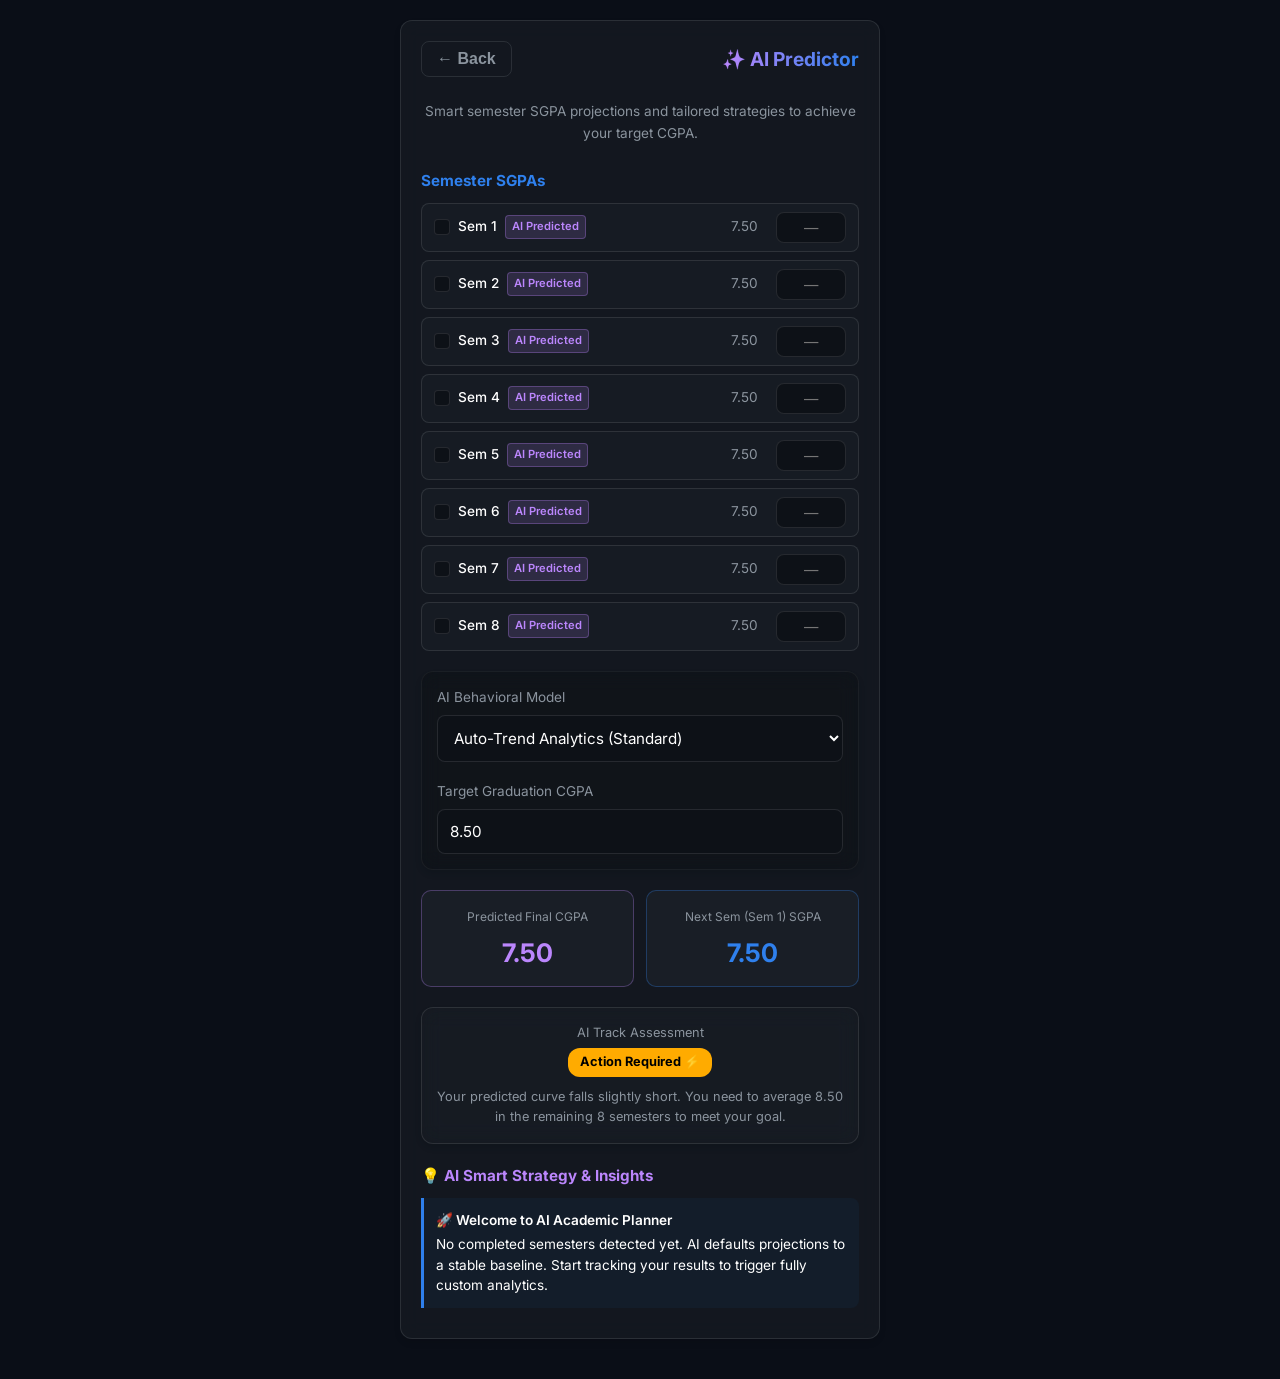
<file: ai-predictor.html>
<!DOCTYPE html>
<html lang="en">

<head>
    <meta charset="UTF-8">
    <meta name="viewport" content="width=device-width, initial-scale=1.0">
    <title>AI SGPA/CGPA Predictor | EduGradeX</title>
    <link rel="icon" type="image/jpeg" href="favicon.jpg">
    <link rel="stylesheet" href="style.css">
    <link href="https://fonts.googleapis.com/css2?family=Inter:wght@400;500;600;700&display=swap" rel="stylesheet">
    <style>
        .input-group {
            margin-bottom: 1.2rem;
        }

        .input-group label {
            display: block;
            margin-bottom: 0.4rem;
            color: var(--text-muted);
            font-size: 0.85rem;
        }

        .sem-row {
            display: flex;
            align-items: center;
            justify-content: space-between;
            padding: 8px 12px;
            background: rgba(255, 255, 255, 0.02);
            border: 1px solid var(--glass-border);
            border-radius: 8px;
            margin-bottom: 8px;
            transition: all 0.2s;
        }

        .sem-row:hover {
            background: rgba(255, 255, 255, 0.04);
            border-color: rgba(47, 128, 237, 0.4);
        }

        .sem-label {
            font-size: 0.9rem;
            font-weight: 500;
            display: flex;
            align-items: center;
            gap: 8px;
        }

        .sem-input-wrapper {
            display: flex;
            align-items: center;
            gap: 10px;
            width: 140px;
            justify-content: flex-end;
        }

        .sem-input {
            width: 70px !important;
            padding: 6px 8px !important;
            font-size: 0.9rem !important;
            text-align: center;
        }

        .checkbox-container {
            display: flex;
            align-items: center;
            cursor: pointer;
            font-size: 0.85rem;
            color: var(--text-main);
            user-select: none;
        }

        .checkbox-container input {
            display: none;
        }

        .checkmark {
            width: 16px;
            height: 16px;
            border: 1px solid var(--glass-border);
            border-radius: 4px;
            margin-right: 8px;
            display: inline-block;
            position: relative;
            background: #0d1117;
        }

        .checkbox-container input:checked + .checkmark {
            background-color: var(--primary-color);
            border-color: var(--primary-color);
        }

        .checkbox-container input:checked + .checkmark:after {
            content: "";
            position: absolute;
            display: block;
            left: 5px;
            top: 2px;
            width: 4px;
            height: 8px;
            border: solid white;
            border-width: 0 2px 2px 0;
            transform: rotate(45deg);
        }

        .predicted-badge {
            background: rgba(187, 134, 252, 0.15);
            color: var(--accent-purple);
            border: 1px solid rgba(187, 134, 252, 0.3);
            padding: 2px 6px;
            border-radius: 4px;
            font-size: 0.7rem;
            font-weight: 600;
        }

        .completed-badge {
            background: rgba(0, 200, 83, 0.15);
            color: var(--accent-green);
            border: 1px solid rgba(0, 200, 83, 0.3);
            padding: 2px 6px;
            border-radius: 4px;
            font-size: 0.7rem;
            font-weight: 600;
        }

        .dashboard-grid {
            display: grid;
            grid-template-columns: 1fr 1fr;
            gap: 12px;
            margin-bottom: 20px;
        }

        .dash-card {
            background: rgba(255, 255, 255, 0.03);
            border: 1px solid var(--glass-border);
            border-radius: 10px;
            padding: 12px;
            text-align: center;
        }

        .dash-val {
            font-size: 1.6rem;
            font-weight: 700;
            margin-top: 4px;
        }

        .tip-box {
            background: rgba(47, 128, 237, 0.05);
            border-left: 3px solid var(--primary-color);
            padding: 12px;
            border-radius: 0 8px 8px 0;
            margin-bottom: 10px;
            font-size: 0.85rem;
            line-height: 1.5;
        }

        .tip-title {
            font-weight: 600;
            color: var(--text-main);
            margin-bottom: 4px;
            display: flex;
            align-items: center;
            gap: 6px;
        }
    </style>
</head>

<body>
    <div class="container">
        <div class="card">
            <div style="display: flex; justify-content: space-between; align-items: center; margin-bottom: 1.5rem;">
                <button class="btn btn-secondary" onclick="window.location.href='index.html'" style="padding: 8px 15px; width: auto;">← Back</button>
                <h1 style="font-size: 1.2rem; color: var(--primary-color); margin: 0; background: linear-gradient(90deg, #bb86fc, #2f80ed); -webkit-background-clip: text; background-clip: text; -webkit-text-fill-color: transparent;">✨ AI Predictor</h1>
            </div>

            <p style="color: var(--text-muted); font-size: 0.85rem; margin-bottom: 1.5rem; text-align: center;">
                Smart semester SGPA projections and tailored strategies to achieve your target CGPA.
            </p>

            <!-- Semester Inputs List -->
            <h3 style="font-size: 0.95rem; color: var(--primary-color); margin-bottom: 10px;">Semester SGPAs</h3>
            <div id="semesters-container" style="margin-bottom: 20px;">
                <!-- JavaScript will inject 8 rows here -->
            </div>

            <!-- AI Settings -->
            <div class="card" style="background: rgba(0,0,0,0.2); padding: 15px; margin-bottom: 20px; border-color: rgba(255,255,255,0.05);">
                <div class="input-group">
                    <label for="ai-profile">AI Behavioral Model</label>
                    <select id="ai-profile" onchange="runAiPrediction()">
                        <option value="trend">Auto-Trend Analytics (Standard)</option>
                        <option value="steady">Steady Consistency (Maintain Average)</option>
                        <option value="boost">Ambitious Acceleration (+0.4 Boost)</option>
                    </select>
                </div>

                <div class="input-group" style="margin-bottom: 0;">
                    <label for="target-cgpa">Target Graduation CGPA</label>
                    <input type="number" id="target-cgpa" step="0.01" min="0" max="10" placeholder="e.g. 9.00" value="8.50" oninput="runAiPrediction()">
                </div>
            </div>

            <!-- AI Output Dashboard -->
            <div class="dashboard-grid">
                <div class="dash-card" style="border-color: rgba(187, 134, 252, 0.3);">
                    <span style="font-size: 0.75rem; color: var(--text-muted);">Predicted Final CGPA</span>
                    <div id="predicted-cgpa-display" class="dash-val" style="color: var(--accent-purple);">0.00</div>
                </div>
                <div id="next-sem-card" class="dash-card" style="border-color: rgba(47, 128, 237, 0.3);">
                    <span style="font-size: 0.75rem; color: var(--text-muted);">Next Sem (Sem <span id="next-sem-num">-</span>) SGPA</span>
                    <div id="next-sem-sgpa-display" class="dash-val" style="color: var(--primary-color);">0.00</div>
                </div>
            </div>

            <div id="target-analysis-wrapper" class="card" style="display: none; padding: 15px; text-align: center; margin-bottom: 20px; background: rgba(255,255,255,0.01);">
                <span style="font-size: 0.8rem; color: var(--text-muted); display: block; margin-bottom: 5px;">AI Track Assessment</span>
                <span id="status-badge" style="padding: 4px 12px; border-radius: 12px; font-size: 0.8rem; font-weight: bold; display: inline-block;">On Track</span>
                <p id="required-gpa-analysis" style="font-size: 0.8rem; color: var(--text-muted); margin-top: 10px;"></p>
            </div>

            <!-- AI Tips & Recommendations -->
            <h3 style="font-size: 0.95rem; color: var(--accent-purple); margin-bottom: 10px; display: flex; align-items: center; gap: 6px;">
                💡 AI Smart Strategy & Insights
            </h3>
            <div id="ai-tips-container">
                <!-- Dynamically generated tips -->
            </div>

        </div>
    </div>

    <script>
        window.onload = () => {
            renderSemesterRows();
            loadUserData();
            runAiPrediction();
        };

        function renderSemesterRows() {
            const container = document.getElementById('semesters-container');
            container.innerHTML = '';
            
            for (let i = 1; i <= 8; i++) {
                const row = document.createElement('div');
                row.className = 'sem-row';
                row.innerHTML = `
                    <div class="sem-label">
                        <label class="checkbox-container">
                            <input type="checkbox" id="sem-${i}-completed" onchange="toggleSemCompleted(${i})">
                            <span class="checkmark"></span>
                            Sem ${i}
                        </label>
                        <span id="sem-${i}-status-badge" class="predicted-badge">AI Predicted</span>
                    </div>
                    <div class="sem-input-wrapper">
                        <span id="sem-${i}-predicted-wrapper" style="font-size: 0.85rem; color: var(--text-muted); display: none; margin-right: 8px;">
                            <span id="sem-${i}-predicted-val">0.00</span>
                        </span>
                        <input type="number" id="sem-${i}" class="sem-input" step="0.01" min="0" max="10" placeholder="—" oninput="runAiPrediction()">
                    </div>
                `;
                container.appendChild(row);
            }
        }

        function toggleSemCompleted(semNum) {
            const isChecked = document.getElementById(`sem-${semNum}-completed`).checked;
            const badge = document.getElementById(`sem-${semNum}-status-badge`);
            const input = document.getElementById(`sem-${semNum}`);
            
            if (isChecked) {
                badge.textContent = 'Completed';
                badge.className = 'completed-badge';
                if (!input.value) input.value = "8.00";
            } else {
                badge.textContent = 'AI Predicted';
                badge.className = 'predicted-badge';
            }
            runAiPrediction();
        }

        function loadUserData() {
            const userSession = sessionStorage.getItem('res_user');
            const currentUser = userSession ? JSON.parse(userSession).rollNo : null;
            
            const history = JSON.parse(localStorage.getItem('gpa_history') || '[]');
            
            // Filter by current logged-in user if available
            const userHistory = history.filter(item => {
                if (!item.rollNo || !currentUser) return true;
                return item.rollNo === currentUser;
            });

            // Map history items to corresponding semester inputs
            userHistory.forEach(item => {
                const semNum = parseInt(item.sem);
                if (semNum >= 1 && semNum <= 8 && item.result) {
                    const input = document.getElementById(`sem-${semNum}`);
                    const checkbox = document.getElementById(`sem-${semNum}-completed`);
                    const badge = document.getElementById(`sem-${semNum}-status-badge`);
                    
                    if (input && checkbox && badge) {
                        input.value = parseFloat(item.result).toFixed(2);
                        checkbox.checked = true;
                        badge.textContent = 'Completed';
                        badge.className = 'completed-badge';
                    }
                }
            });
        }

        function runAiPrediction() {
            const sgpas = [];
            const isCompleted = [];
            
            for (let i = 1; i <= 8; i++) {
                const val = parseFloat(document.getElementById(`sem-${i}`).value);
                const isCompCheckbox = document.getElementById(`sem-${i}-completed`).checked;
                
                if (isCompCheckbox && !isNaN(val)) {
                    sgpas[i] = val;
                    isCompleted[i] = true;
                } else {
                    sgpas[i] = null;
                    isCompleted[i] = false;
                }
            }
            
            const completedSems = [];
            for (let i = 1; i <= 8; i++) {
                if (isCompleted[i] && sgpas[i] !== null) {
                    completedSems.push({ sem: i, sgpa: sgpas[i] });
                }
            }
            
            const profile = document.getElementById('ai-profile').value;
            const targetCgpa = parseFloat(document.getElementById('target-cgpa').value) || 0.0;
            
            let baseSgpa = 7.5;
            let trend = 0.0;
            
            if (completedSems.length > 0) {
                const sum = completedSems.reduce((s, item) => s + item.sgpa, 0);
                baseSgpa = sum / completedSems.length;
                
                if (completedSems.length > 1) {
                    completedSems.sort((a, b) => a.sem - b.sem);
                    const last = completedSems[completedSems.length - 1];
                    const prev = completedSems[completedSems.length - 2];
                    trend = (last.sgpa - prev.sgpa) * 0.4;
                    if (trend > 0.25) trend = 0.25;
                    if (trend < -0.25) trend = -0.25;
                }
            }
            
            const predictions = [...sgpas];
            let firstPredictedSem = null;
            
            for (let i = 1; i <= 8; i++) {
                if (!isCompleted[i]) {
                    if (firstPredictedSem === null) firstPredictedSem = i;
                    
                    let predictedVal = baseSgpa;
                    if (profile === 'trend') {
                        let lastSemNum = completedSems.length > 0 ? completedSems[completedSems.length - 1].sem : i - 1;
                        predictedVal = baseSgpa + trend * (i - lastSemNum);
                    } else if (profile === 'boost') {
                        predictedVal = baseSgpa + 0.40 + (trend > 0 ? trend * 0.2 : 0);
                    } else if (profile === 'steady') {
                        predictedVal = baseSgpa;
                    }
                    
                    predictedVal = Math.max(0, Math.min(10, predictedVal));
                    predictions[i] = parseFloat(predictedVal.toFixed(2));
                    
                    document.getElementById(`sem-${i}-predicted-val`).textContent = predictions[i].toFixed(2);
                    document.getElementById(`sem-${i}-predicted-wrapper`).style.display = 'inline-block';
                } else {
                    document.getElementById(`sem-${i}-predicted-wrapper`).style.display = 'none';
                }
            }
            
            let validCount = 0;
            let predictedTotalSGPA = 0;
            for (let i = 1; i <= 8; i++) {
                if (predictions[i] !== null) {
                    predictedTotalSGPA += predictions[i];
                    validCount++;
                }
            }
            
            const finalPredictedCgpa = validCount > 0 ? (predictedTotalSGPA / validCount) : 0.0;
            document.getElementById('predicted-cgpa-display').textContent = finalPredictedCgpa.toFixed(2);
            
            if (firstPredictedSem !== null) {
                document.getElementById('next-sem-num').textContent = firstPredictedSem;
                document.getElementById('next-sem-sgpa-display').textContent = predictions[firstPredictedSem].toFixed(2);
                document.getElementById('next-sem-card').style.visibility = 'visible';
                document.getElementById('next-sem-card').style.position = 'static';
            } else {
                document.getElementById('next-sem-card').style.visibility = 'hidden';
                document.getElementById('next-sem-card').style.position = 'absolute';
            }
            
            const remainingCount = 8 - completedSems.length;
            let requiredSgpa = 0;
            if (remainingCount > 0 && targetCgpa > 0) {
                const currentSum = completedSems.reduce((s, item) => s + item.sgpa, 0);
                requiredSgpa = (targetCgpa * 8 - currentSum) / remainingCount;
            }
            
            const statusBadge = document.getElementById('status-badge');
            const analysisText = document.getElementById('required-gpa-analysis');
            
            if (targetCgpa > 0) {
                document.getElementById('target-analysis-wrapper').style.display = 'block';
                if (requiredSgpa > 10) {
                    statusBadge.textContent = 'Mathematically Impossible ⚠️';
                    statusBadge.style.backgroundColor = '#ff5252';
                    statusBadge.style.color = '#fff';
                    analysisText.textContent = `Reaching ${targetCgpa.toFixed(2)} requires an average SGPA of ${requiredSgpa.toFixed(2)} in remaining semesters. Consider a more gradual target.`;
                } else if (remainingCount === 0) {
                    if (finalPredictedCgpa >= targetCgpa) {
                        statusBadge.textContent = 'Target Met! 🎉';
                        statusBadge.style.backgroundColor = 'var(--accent-green)';
                        statusBadge.style.color = '#fff';
                        analysisText.textContent = `Excellent job! Your completed curriculum CGPA fulfills your target.`;
                    } else {
                        statusBadge.textContent = 'Target Missed 📉';
                        statusBadge.style.backgroundColor = '#ff5252';
                        statusBadge.style.color = '#fff';
                        analysisText.textContent = `All semesters are completed. Your final score is below the target.`;
                    }
                } else if (finalPredictedCgpa >= targetCgpa) {
                    statusBadge.textContent = 'On Track ✨';
                    statusBadge.style.backgroundColor = 'var(--accent-green)';
                    statusBadge.style.color = '#fff';
                    analysisText.textContent = `Your current AI trajectory puts you ahead! Maintain an average of ${requiredSgpa.toFixed(2)} to secure it.`;
                } else {
                    statusBadge.textContent = 'Action Required ⚡';
                    statusBadge.style.backgroundColor = '#ffab00';
                    statusBadge.style.color = '#000';
                    analysisText.textContent = `Your predicted curve falls slightly short. You need to average ${requiredSgpa.toFixed(2)} in the remaining ${remainingCount} semesters to meet your goal.`;
                }
            } else {
                document.getElementById('target-analysis-wrapper').style.display = 'none';
            }
            
            generateAiTips(finalPredictedCgpa, targetCgpa, requiredSgpa, remainingCount, completedSems.length);
        }

        function generateAiTips(predictedCgpa, targetCgpa, requiredSgpa, remainingCount, completedCount) {
            const container = document.getElementById('ai-tips-container');
            container.innerHTML = '';
            
            if (completedCount === 0) {
                container.innerHTML = `
                    <div class="tip-box" style="border-left-color: var(--primary-color);">
                        <div class="tip-title">🚀 Welcome to AI Academic Planner</div>
                        No completed semesters detected yet. AI defaults projections to a stable baseline. Start tracking your results to trigger fully custom analytics.
                    </div>
                `;
                return;
            }

            // Tip 1: Trend-based Analysis
            let trendHtml = '';
            if (predictedCgpa >= targetCgpa) {
                trendHtml = `
                    <div class="tip-box" style="border-left-color: var(--accent-green);">
                        <div class="tip-title">📈 Momentum Insight</div>
                        Your existing performance model shows solid academic strength. The AI detects you are currently pacing to hit or exceed your targets comfortably if you avoid burnout.
                    </div>
                `;
            } else if (requiredSgpa <= 10 && requiredSgpa > 0) {
                trendHtml = `
                    <div class="tip-box" style="border-left-color: #ffab00;">
                        <div class="tip-title">🔍 Growth Buffer Analysis</div>
                        A gap of ${(targetCgpa - predictedCgpa).toFixed(2)} points exists between your standard projection and target goal. Elevating your active grade outcomes by roughly +${Math.max(0.2, (requiredSgpa - (predictedCgpa + requiredSgpa)/2)).toFixed(2)} in upcoming sessions will close this gap.
                    </div>
                `;
            } else {
                trendHtml = `
                    <div class="tip-box" style="border-left-color: #ff5252;">
                        <div class="tip-title">⚠️ Deficit Notice</div>
                        Your target requires more grade points than are available in remaining semesters. Re-calibrate your expectations or focus on extra-curricular/skills portfolio enhancement.
                    </div>
                `;
            }
            container.innerHTML += trendHtml;

            // Tip 2: Credit Optimization (Dynamic based on required SGPA)
            if (remainingCount > 0 && requiredSgpa <= 10) {
                let creditTip = '';
                if (requiredSgpa > 9.0) {
                    creditTip = `
                        <div class="tip-box" style="border-left-color: var(--primary-color);">
                            <div class="tip-title">🎯 High-Intensity Credit Strategy</div>
                            To achieve an SGPA of ${requiredSgpa.toFixed(2)}, you must target the highest available tier (O / A+ grades) in 4-credit core subjects. Missing an A+ in a 4-credit module cannot be easily offset by electives.
                        </div>
                    `;
                } else if (requiredSgpa > 8.0) {
                    creditTip = `
                        <div class="tip-box" style="border-left-color: var(--primary-color);">
                            <div class="tip-title">📊 Balanced Optimization Track</div>
                            An SGPA of ${requiredSgpa.toFixed(2)} is highly realistic. Focus on maintaining consistent continuous assessment scores (internals). Aim for a solid 42+/50 in internal marks across all subjects.
                        </div>
                    `;
                } else {
                    creditTip = `
                        <div class="tip-box" style="border-left-color: var(--accent-green);">
                            <div class="tip-title">✅ Maintenance Strategy</div>
                            You require a moderate ${requiredSgpa.toFixed(2)} SGPA. Focus on steady attendance compliance and systematic submission of assignments. Consistency beats sudden intense cramming here.
                        </div>
                    `;
                }
                container.innerHTML += creditTip;
            }

            // Tip 3: Generic actionable advice
            container.innerHTML += `
                <div class="tip-box" style="border-left-color: var(--accent-purple);">
                    <div class="tip-title">💡 Internal Assessment Leverage</div>
                    Securing maximum internal or lab marks represents the easiest margin of safety. Every 5 marks lost in mid-terms requires scoring an extra 10% on the comprehensive end-semester exam.
                </div>
                <div class="tip-box" style="border-left-color: var(--text-muted);">
                    <div class="tip-title">⏰ Revision Slots & Spaced Recall</div>
                    AI historical student models indicate that regular 30-minute deep review intervals for tough analytical subjects weekly reduce final revision time by 60% compared to textbook cramming.
                </div>
            `;
        }
    </script>
</body>

</html>
</file>
<file: style.css>
:root {
    --bg-color: #0a0e17;
    --card-bg: #161b22;
    --card-hover: #1f2630;
    --primary-color: #2f80ed;
    --secondary-color: #6c757d;
    --text-main: #ffffff;
    --text-muted: #8b949e;
    --accent-purple: #bb86fc;
    --accent-green: #00c853;
    --glass-border: rgba(255, 255, 255, 0.1);
    --font-family: 'Inter', sans-serif;
    --border-radius: 12px;
}

* {
    margin: 0;
    padding: 0;
    box-sizing: border-box;
}

/* Hide native browser password reveal buttons */
input::-ms-reveal,
input::-ms-clear {
    display: none;
}

input::-webkit-contacts-auto-fill-button,
input::-webkit-credentials-auto-fill-button {
    visibility: hidden;
    position: absolute;
    right: 0;
}

body {
    font-family: var(--font-family);
    background-color: var(--bg-color);
    color: var(--text-main);
    line-height: 1.6;
    min-height: 100vh;
    display: flex;
    flex-direction: column;
}

a {
    text-decoration: none;
    color: inherit;
}

/* Container */
.container {
    max-width: 480px;
    /* Mobile-first/App-like feel */
    margin: 0 auto;
    padding: 20px;
    width: 100%;
}

/* Glassmorphism Card Style */
.card {
    background: rgba(22, 27, 34, 0.8);
    backdrop-filter: blur(10px);
    border: 1px solid var(--glass-border);
    border-radius: var(--border-radius);
    padding: 20px;
    margin-bottom: 20px;
    box-shadow: 0 4px 6px rgba(0, 0, 0, 0.1);
}

.landing-card {
    margin-top: 50px;
}

/* Headers */
h1,
h2,
h3 {
    font-weight: 700;
    margin-bottom: 15px;
}

h1.page-title {
    text-align: center;
    font-size: 1.5rem;
    margin-bottom: 30px;
    background: linear-gradient(90deg, #2f80ed, #bb86fc);
    -webkit-background-clip: text;
    background-clip: text;
    -webkit-text-fill-color: transparent;
}

/* Buttons */
.btn {
    display: inline-flex;
    align-items: center;
    justify-content: center;
    padding: 12px 24px;
    border-radius: 8px;
    font-weight: 600;
    cursor: pointer;
    transition: transform 0.2s, background-color 0.2s;
    border: none;
    font-size: 1rem;
    width: 100%;
}

.btn-primary {
    background-color: var(--primary-color);
    color: white;
}

.btn-primary:hover {
    background-color: #276ac4;
    transform: translateY(-2px);
}

.btn-secondary {
    background-color: transparent;
    border: 1px solid var(--glass-border);
    color: var(--text-muted);
}

.btn-secondary:hover {
    background-color: rgba(255, 255, 255, 0.05);
    color: var(--text-main);
}

/* Form Elements */
input,
select {
    width: 100%;
    padding: 12px;
    background-color: #0d1117;
    border: 1px solid var(--glass-border);
    border-radius: 8px;
    color: var(--text-main);
    font-family: inherit;
    font-size: 0.95rem;
    outline: none;
    transition: border-color 0.2s;
}

/* Hide Spinners */
input[type=number]::-webkit-inner-spin-button,
input[type=number]::-webkit-outer-spin-button {
    -webkit-appearance: none;
    appearance: none;
    margin: 0;
}

input[type=number] {
    -moz-appearance: textfield;
    appearance: textfield;
}

input:focus,
select:focus {
    border-color: var(--primary-color);
}

input[readonly] {
    background-color: #0d1117;
    border-color: var(--glass-border);
    color: var(--text-muted);
    cursor: not-allowed;
    opacity: 0.8;
}

input[readonly]:focus {
    border-color: var(--glass-border);
    box-shadow: none;
}

/* Toggle Switch Styles */
.switch {
    position: relative;
    display: inline-block;
    width: 44px;
    height: 24px;
}

.switch input {
    opacity: 0;
    width: 0;
    height: 0;
}

.slider {
    position: absolute;
    cursor: pointer;
    top: 0;
    left: 0;
    right: 0;
    bottom: 0;
    background-color: #333;
    transition: .4s;
    border-radius: 24px;
}

.slider-knob {
    position: absolute;
    height: 16px;
    width: 16px;
    left: 4px;
    bottom: 4px;
    background-color: white;
    transition: .4s;
    border-radius: 50%;
}

input:checked+.slider {
    background-color: var(--accent-green) !important;
}

input:checked+.slider+.slider-knob {
    transform: translateX(20px);
}

input:focus+.slider {
    box-shadow: 0 0 2px var(--primary-color);
}

input:checked:focus+.slider {
    box-shadow: 0 0 2px var(--accent-green);
}

/* Grid for Landing Page */
.sem-grid {
    display: grid;
    grid-template-columns: repeat(2, 1fr);
    gap: 15px;
    margin-bottom: 30px;
}

.sem-btn {
    background-color: var(--card-bg);
    border: 1px solid var(--glass-border);
    padding: 20px;
    text-align: center;
    border-radius: var(--border-radius);
    cursor: pointer;
    transition: all 0.2s ease;
    font-weight: 600;
    color: var(--text-main);
}

@media (hover: hover) {
    .sem-btn:hover {
        background-color: var(--card-hover);
        border-color: var(--primary-color);
        transform: translateY(-2px);
    }
}

.sem-btn:active {
    background-color: var(--card-hover);
    border-color: var(--primary-color);
    transform: scale(0.98);
}

/* Prevent sticky focus on mobile */
/* Prevent sticky focus on mobile - Force reset */
.sem-btn:focus {
    outline: none !important;
    border-color: var(--glass-border) !important;
    background-color: var(--card-bg) !important;
    transform: none !important;
}

/* Restore for keyboard users */
.sem-btn:focus-visible {
    border-color: var(--primary-color) !important;
    background-color: var(--card-hover) !important;
}

/* Modal Styles */
.modal-overlay {
    position: fixed;
    top: 0;
    left: 0;
    width: 100%;
    height: 100%;
    background: rgba(0, 0, 0, 0.7);
    backdrop-filter: blur(5px);
    display: none;
    justify-content: center;
    align-items: center;
    z-index: 1000;
    padding: 20px;
}

.modal-content {
    background: linear-gradient(145deg, #1a1f2e, #161b22);
    border: 1px solid var(--glass-border);
    border-radius: 20px;
    width: 100%;
    max-width: 420px;
    padding: 35px;
    box-shadow: 0 20px 60px rgba(0, 0, 0, 0.6);
    animation: modalPop 0.3s ease-out;
}

@keyframes modalPop {
    from {
        transform: scale(0.9);
        opacity: 0;
    }

    to {
        transform: scale(1);
        opacity: 1;
    }
}

.modal-header {
    margin-bottom: 25px;
}

.modal-header h2 {
    margin: 0;
    font-size: 1.6rem;
    font-weight: 700;
    letter-spacing: -0.5px;
}

.modal-body {
    margin-bottom: 25px;
}

.modal-footer {
    display: flex;
    gap: 15px;
}

.btn-cancel {
    background: transparent;
    border: 2px solid rgba(255, 82, 82, 0.5);
    color: #ff5252;
    font-weight: 600;
    transition: all 0.3s ease;
}

.btn-cancel:hover {
    background: rgba(255, 82, 82, 0.15);
    border-color: #ff5252;
    transform: translateY(-1px);
}

.btn-download {
    background: var(--primary-color);
    color: white;
    font-weight: 600;
    border: none;
    box-shadow: 0 4px 15px rgba(5, 6, 7, 0.641);
    transition: all 0.3s ease;
}

.btn-download:hover {
    background: #0b0b0b;
    transform: translateY(-2px);
    box-shadow: 0 6px 25px rgba(9, 9, 9, 0.4);
}

/* Mobile Responsiveness */
@media (max-width: 600px) {
    .container {
        padding: 15px;
        max-width: 100%;
    }

    .card {
        padding: 15px !important;
        margin-bottom: 15px;
    }

    /* Adjust result card typography and spacing */
    #result-sgpa {
        font-size: 2.5rem !important;
        margin-bottom: 10px !important;
    }

    .card h1 {
        font-size: 1.8rem !important;
    }

    .card p {
        margin-bottom: 10px !important;
        font-size: 0.9rem !important;
    }

    .card div[style*="margin-top"] {
        margin-top: 20px !important;
        padding-top: 15px !important;
        gap: 20px !important;
    }

    /* Subject Card: Stack Name and Code/Credits vertical */
    .subject-card>div {
        flex-direction: column !important;
        align-items: flex-start !important;
        gap: 8px !important;
        width: 100%;
    }

    .subject-card .subject-code {
        align-self: flex-start;
    }

    /* Dashboard List Items */
    #admin-subject-list .card {
        flex-direction: column !important;
        align-items: stretch !important;
        gap: 15px !important;
    }

    #admin-subject-list .card>div {
        width: 100%;
        justify-content: space-between;
    }

    /* Ensure modal fits well on mobile */
    .modal-content {
        padding: 20px;
        margin: 10px;
        width: 100%;
    }

    /* Reduce calculate button width on mobile */
    #calculate-btn {
        width: 93% !important;
        max-width: none !important;
    }

    h1.page-title {
        font-size: 1.3rem;
    }

    .landing-card {
        margin-top: 10px !important;
    }

    /* Mobile Logout Button Positioning */
    .logout-btn-wrapper {
        position: static !important;
        text-align: right !important;
        margin-bottom: 15px !important;
    }

    .logout-btn {
        width: auto !important;
        padding: 8px 16px !important;
        font-size: 0.75rem !important;
    }

    /* Modal Responsive Adjustments */
    .modal-content {
        max-width: 95% !important;
        padding: 25px 20px !important;
    }

    .modal-header h2 {
        font-size: 1.3rem !important;
    }

    /* Stack Year and Section dropdowns vertically on mobile */
    .modal-body>div[style*="display: flex"] {
        flex-direction: column !important;
        gap: 20px !important;
    }

    .modal-body>div[style*="display: flex"]>div {
        flex: 1 1 100% !important;
        width: 100% !important;
    }

    /* Stack modal buttons vertically */
    .modal-footer {
        flex-direction: column !important;
        gap: 12px !important;
    }

    .modal-footer .btn {
        width: 100% !important;
    }
}

/* Desktop Logout Button Styling */
.logout-btn-wrapper {
    position: absolute;
    top: 20px;
    right: 20px;
    z-index: 10;
}

.logout-btn {
    padding: 8px 12px;
    font-size: 0.8rem;
    border-color: #ff5252 !important;
    color: #ff5252 !important;
    width: auto;
}

/* Desktop/Laptop Responsiveness for Dashboard/Admin Pages */
@media (min-width: 768px) {

    /* Expand container width on larger screens for better table display */
    body.dashboard-page .container,
    body.admin-page .container {
        max-width: 900px;
    }

    /* General expansion for non-mobile if no specific page class */
    .container {
        max-width: 520px;
    }
}
</file>
